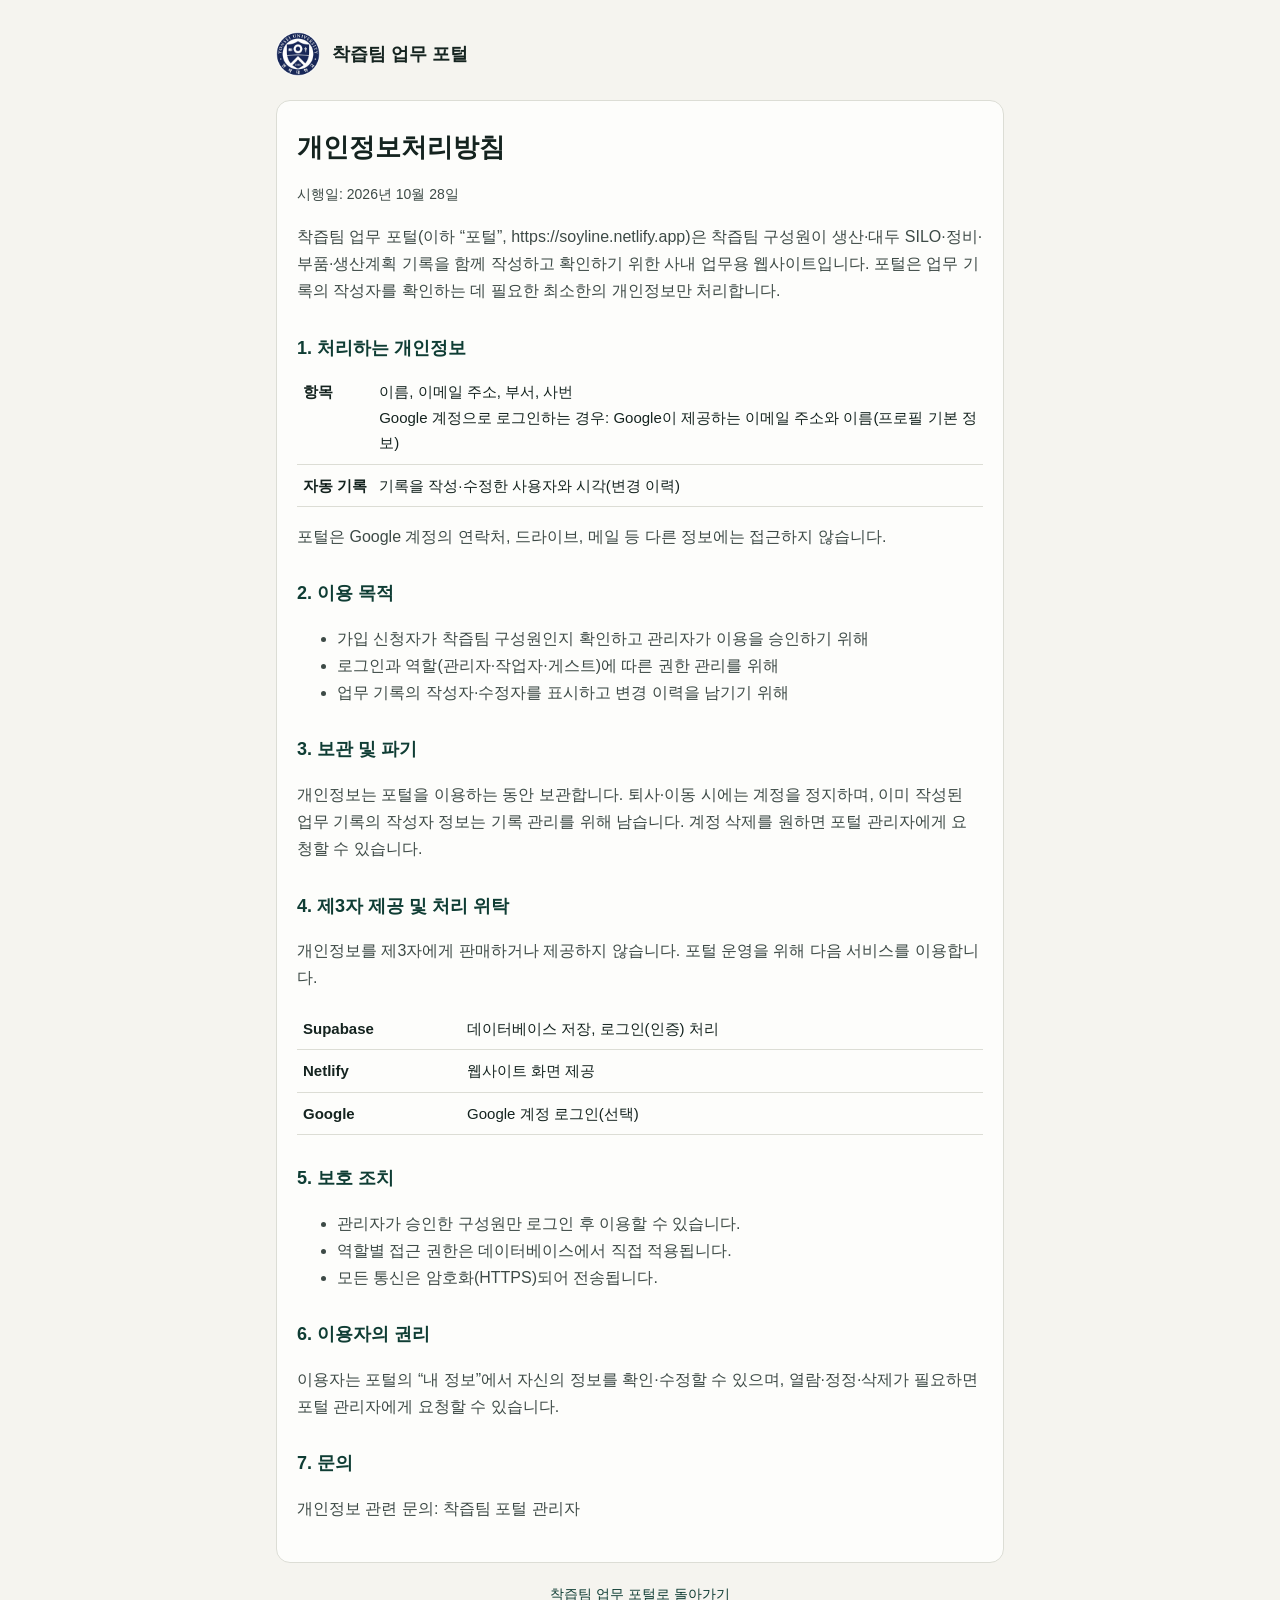
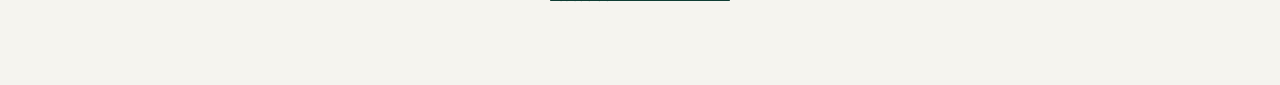
<file: privacy.html>
<!doctype html>
<html lang="ko">
<head>
  <meta charset="utf-8">
  <meta name="viewport" content="width=device-width, initial-scale=1">
  <title>개인정보처리방침 · 착즙팀 업무 포털</title>
  <meta name="description" content="착즙팀 업무 포털의 개인정보처리방침">
  <link rel="icon" href="logo.png">
  <style>
    :root { --bg: #f5f4ef; --surface: #fdfdfb; --ink: #14231f; --ink-2: #3d4a46; --line: #dcddd5; --brand: #0f3d34; }
    @media (prefers-color-scheme: dark) { :root { --bg: #111816; --surface: #18211e; --ink: #e8ece9; --ink-2: #b9c4bf; --line: #2a3531; --brand: #7fc4ae; } }
    * { box-sizing: border-box; }
    body { margin: 0; background: var(--bg); color: var(--ink); font: 16px/1.7 -apple-system, 'Pretendard', 'Noto Sans KR', 'Malgun Gothic', sans-serif; }
    main { max-width: 760px; margin: 0 auto; padding: 32px 16px 64px; }
    header { display: flex; align-items: center; gap: 12px; margin-bottom: 24px; }
    header img { width: 44px; height: 44px; border-radius: 50%; background: #fff; }
    header a { color: var(--ink); text-decoration: none; font-weight: 700; font-size: 18px; }
    h1 { font-size: 26px; margin: 0 0 6px; }
    h2 { font-size: 18px; margin: 28px 0 8px; color: var(--brand); }
    p, li { color: var(--ink-2); }
    .card { background: var(--surface); border: 1px solid var(--line); border-radius: 14px; padding: 24px 20px; }
    table { width: 100%; border-collapse: collapse; font-size: 15px; }
    th, td { text-align: left; padding: 8px 6px; border-bottom: 1px solid var(--line); vertical-align: top; }
    th { white-space: nowrap; color: var(--ink); }
    .muted { font-size: 14px; color: var(--ink-2); }
    a { color: var(--brand); }
  </style>
</head>
<body>
<main>
  <header><img src="logo.png" alt=""><a href="/">착즙팀 업무 포털</a></header>
  <div class="card">
    <h1>개인정보처리방침</h1>
    <p class="muted">시행일: 2026년 10월 28일</p>

    <p>착즙팀 업무 포털(이하 “포털”, https://soyline.netlify.app)은 착즙팀 구성원이 생산·대두 SILO·정비·부품·생산계획 기록을 함께 작성하고 확인하기 위한 사내 업무용 웹사이트입니다. 포털은 업무 기록의 작성자를 확인하는 데 필요한 최소한의 개인정보만 처리합니다.</p>

    <h2>1. 처리하는 개인정보</h2>
    <table>
      <tr><th>항목</th><td>이름, 이메일 주소, 부서, 사번<br>Google 계정으로 로그인하는 경우: Google이 제공하는 이메일 주소와 이름(프로필 기본 정보)</td></tr>
      <tr><th>자동 기록</th><td>기록을 작성·수정한 사용자와 시각(변경 이력)</td></tr>
    </table>
    <p>포털은 Google 계정의 연락처, 드라이브, 메일 등 다른 정보에는 접근하지 않습니다.</p>

    <h2>2. 이용 목적</h2>
    <ul>
      <li>가입 신청자가 착즙팀 구성원인지 확인하고 관리자가 이용을 승인하기 위해</li>
      <li>로그인과 역할(관리자·작업자·게스트)에 따른 권한 관리를 위해</li>
      <li>업무 기록의 작성자·수정자를 표시하고 변경 이력을 남기기 위해</li>
    </ul>

    <h2>3. 보관 및 파기</h2>
    <p>개인정보는 포털을 이용하는 동안 보관합니다. 퇴사·이동 시에는 계정을 정지하며, 이미 작성된 업무 기록의 작성자 정보는 기록 관리를 위해 남습니다. 계정 삭제를 원하면 포털 관리자에게 요청할 수 있습니다.</p>

    <h2>4. 제3자 제공 및 처리 위탁</h2>
    <p>개인정보를 제3자에게 판매하거나 제공하지 않습니다. 포털 운영을 위해 다음 서비스를 이용합니다.</p>
    <table>
      <tr><th>Supabase</th><td>데이터베이스 저장, 로그인(인증) 처리</td></tr>
      <tr><th>Netlify</th><td>웹사이트 화면 제공</td></tr>
      <tr><th>Google</th><td>Google 계정 로그인(선택)</td></tr>
    </table>

    <h2>5. 보호 조치</h2>
    <ul>
      <li>관리자가 승인한 구성원만 로그인 후 이용할 수 있습니다.</li>
      <li>역할별 접근 권한은 데이터베이스에서 직접 적용됩니다.</li>
      <li>모든 통신은 암호화(HTTPS)되어 전송됩니다.</li>
    </ul>

    <h2>6. 이용자의 권리</h2>
    <p>이용자는 포털의 “내 정보”에서 자신의 정보를 확인·수정할 수 있으며, 열람·정정·삭제가 필요하면 포털 관리자에게 요청할 수 있습니다.</p>

    <h2>7. 문의</h2>
    <p>개인정보 관련 문의: 착즙팀 포털 관리자</p>
  </div>
  <p class="muted" style="text-align:center;margin-top:20px"><a href="/">착즙팀 업무 포털로 돌아가기</a></p>
</main>
</body>
</html>
</file>
